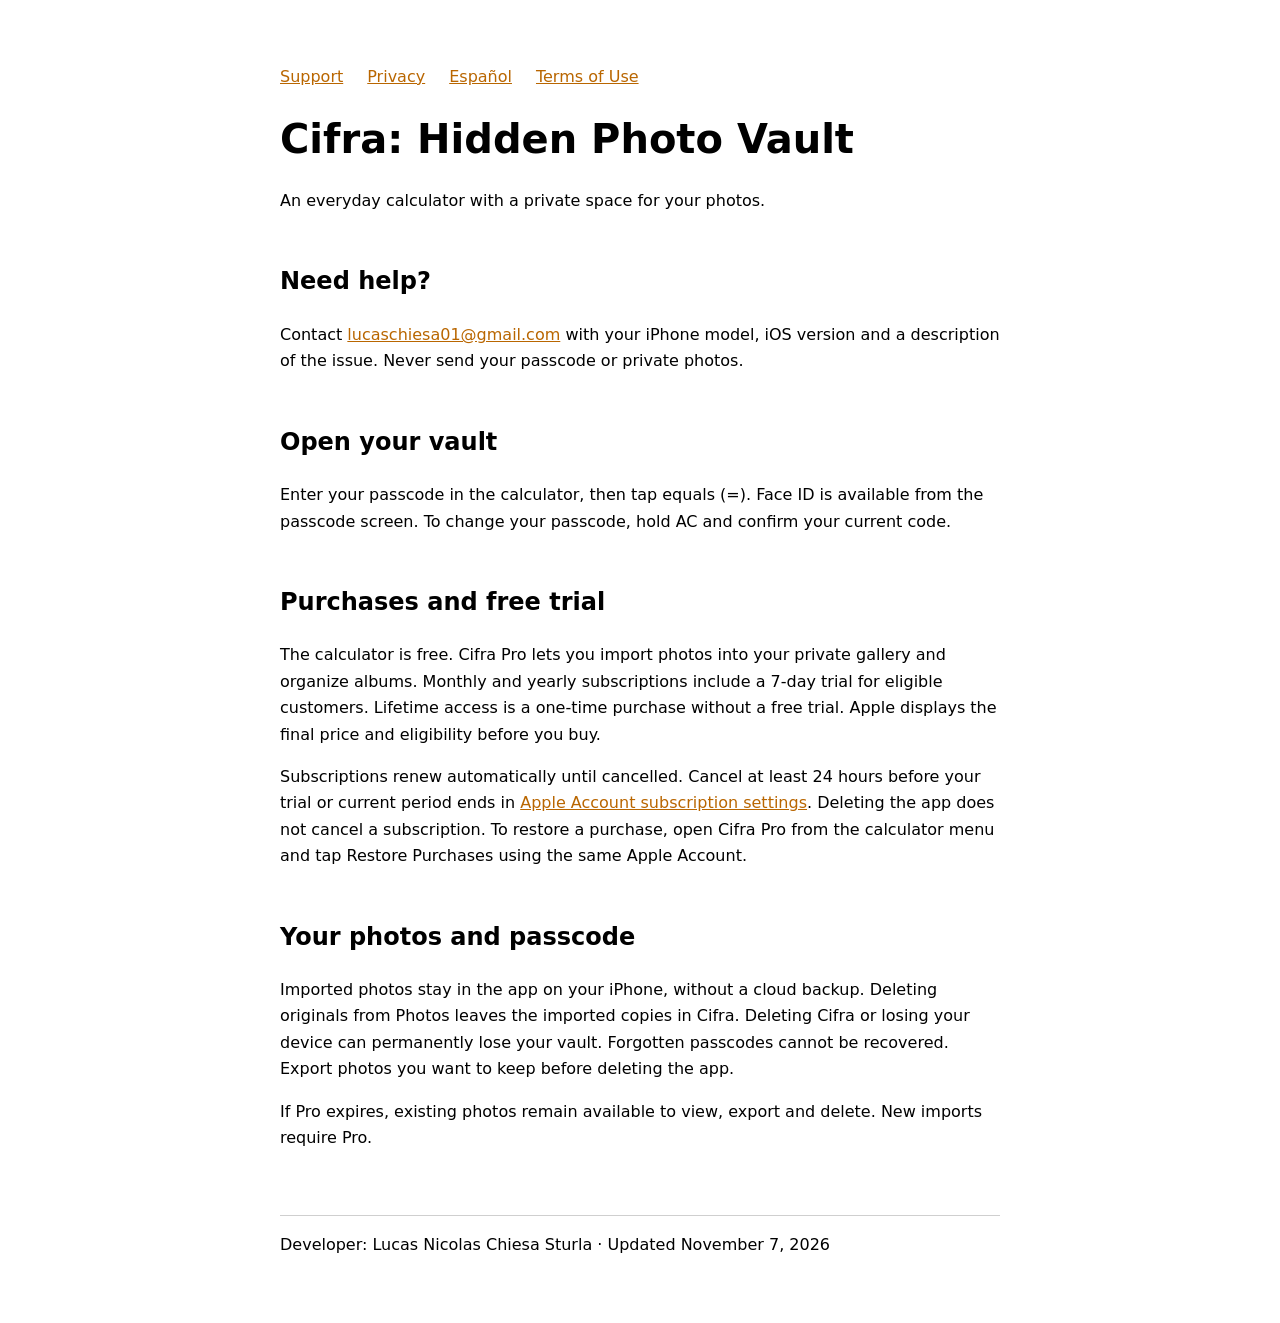
<file: index.html>
<!doctype html><html lang="en"><meta charset="utf-8"><meta name="viewport" content="width=device-width,initial-scale=1"><title>Cifra: Hidden Photo Vault · Support</title><link rel="stylesheet" href="style.css"><nav><a href="index.html">Support</a><a href="privacy.html">Privacy</a><a href="support-es.html" lang="es">Español</a><a href="https://www.apple.com/legal/internet-services/itunes/dev/stdeula/">Terms of Use</a></nav><main><h1>Cifra: Hidden Photo Vault</h1><p>An everyday calculator with a private space for your photos.</p><h2>Need help?</h2><p>Contact <a href="mailto:lucaschiesa01@gmail.com">lucaschiesa01@gmail.com</a> with your iPhone model, iOS version and a description of the issue. Never send your passcode or private photos.</p><h2>Open your vault</h2><p>Enter your passcode in the calculator, then tap equals (=). Face ID is available from the passcode screen. To change your passcode, hold AC and confirm your current code.</p><h2>Purchases and free trial</h2><p>The calculator is free. Cifra Pro lets you import photos into your private gallery and organize albums. Monthly and yearly subscriptions include a 7-day trial for eligible customers. Lifetime access is a one-time purchase without a free trial. Apple displays the final price and eligibility before you buy.</p><p>Subscriptions renew automatically until cancelled. Cancel at least 24 hours before your trial or current period ends in <a href="https://apps.apple.com/account/subscriptions">Apple Account subscription settings</a>. Deleting the app does not cancel a subscription. To restore a purchase, open Cifra Pro from the calculator menu and tap Restore Purchases using the same Apple Account.</p><h2>Your photos and passcode</h2><p>Imported photos stay in the app on your iPhone, without a cloud backup. Deleting originals from Photos leaves the imported copies in Cifra. Deleting Cifra or losing your device can permanently lose your vault. Forgotten passcodes cannot be recovered. Export photos you want to keep before deleting the app.</p><p>If Pro expires, existing photos remain available to view, export and delete. New imports require Pro.</p></main><footer>Developer: Lucas Nicolas Chiesa Sturla · Updated November 7, 2026</footer></html>
</file>
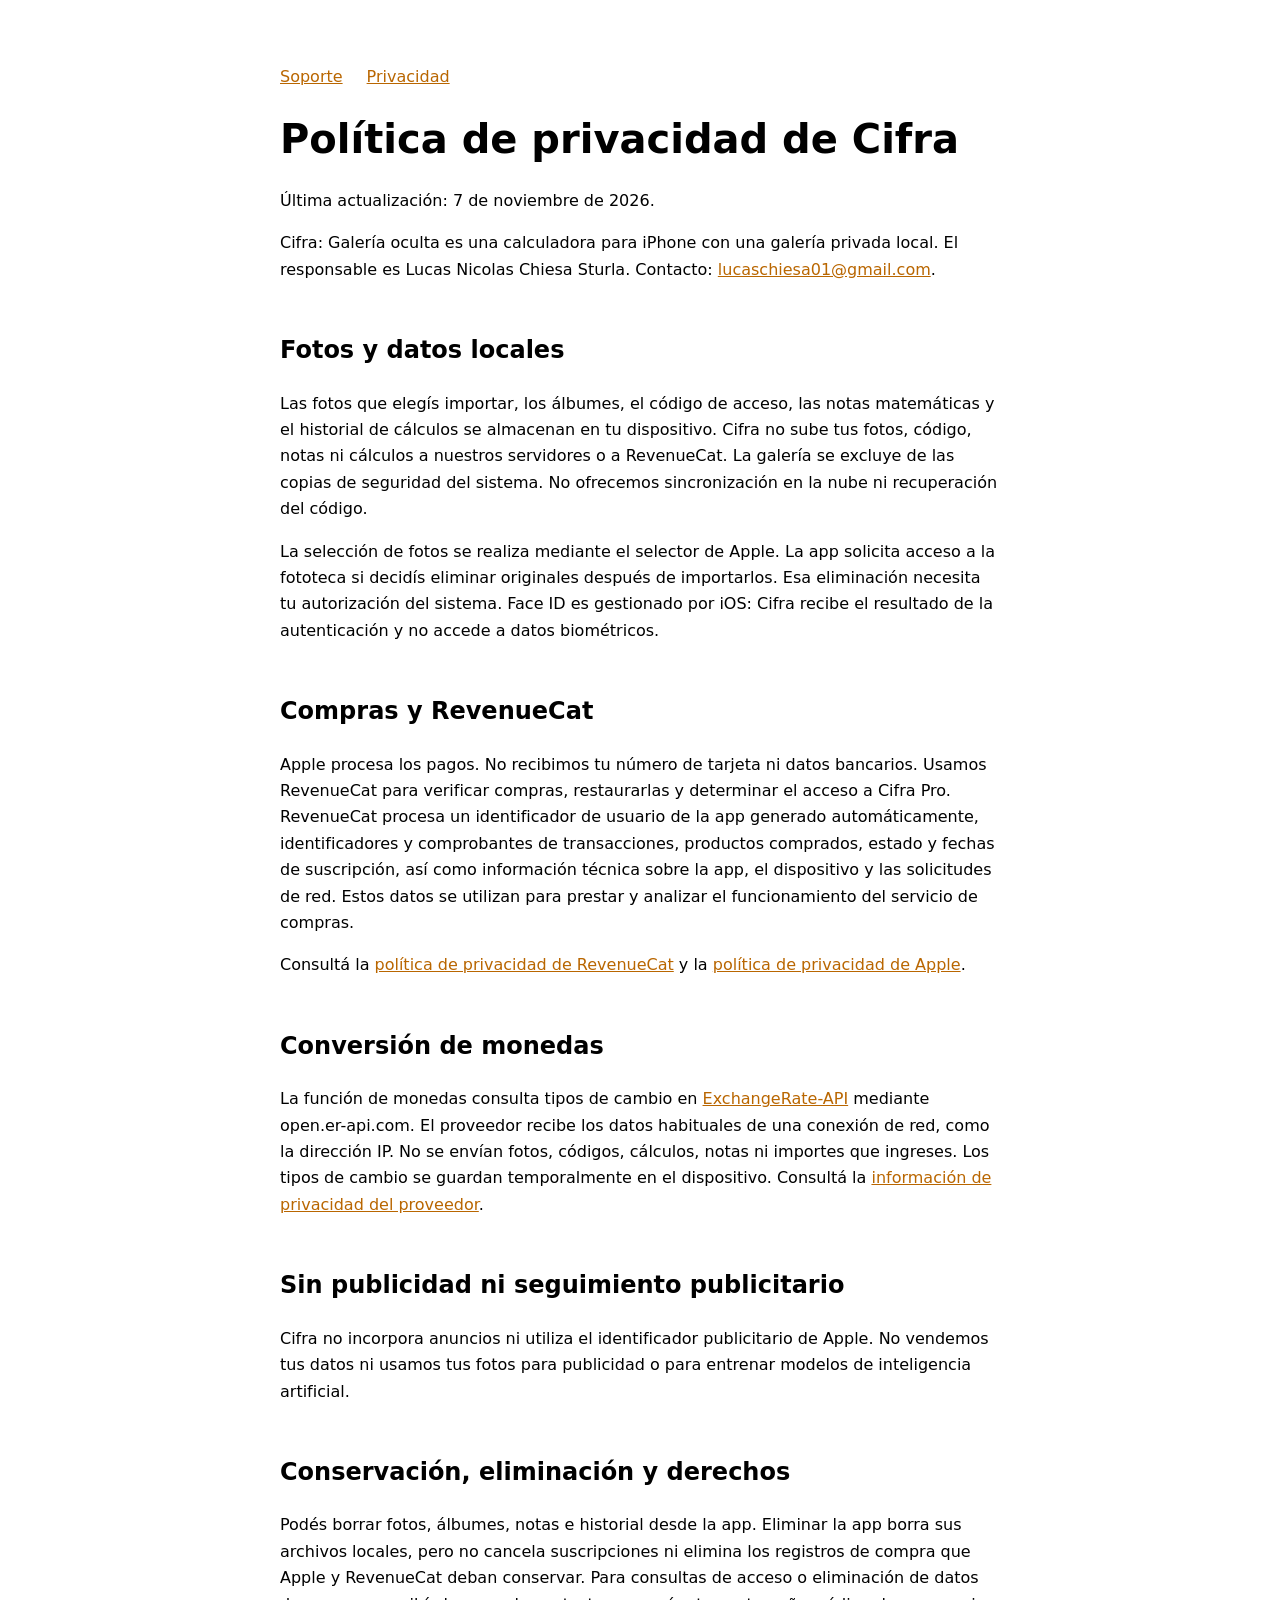
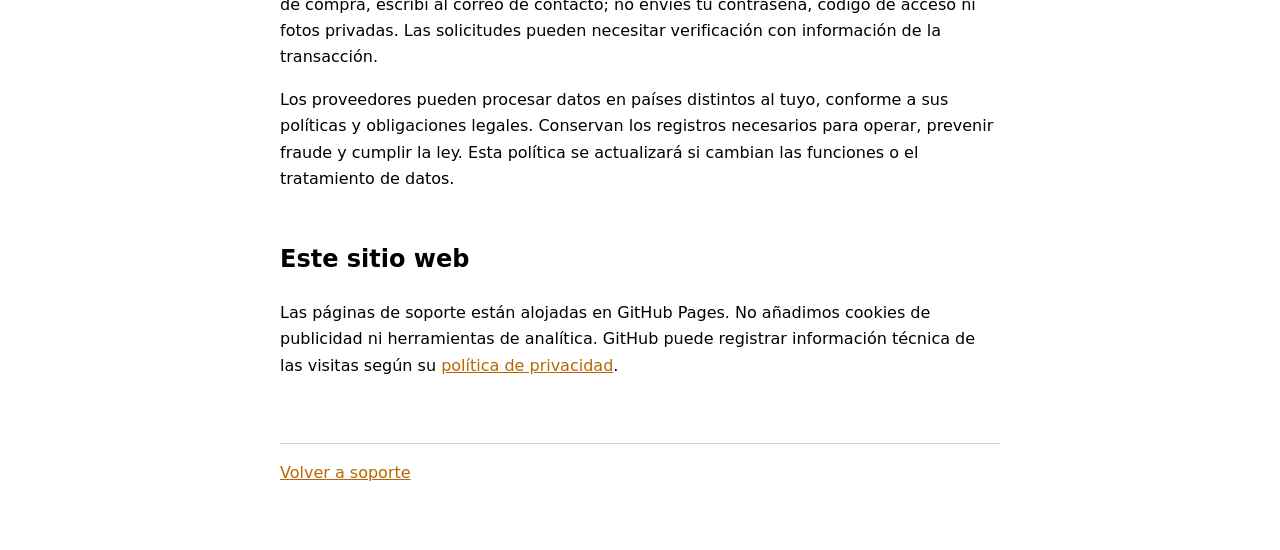
<file: privacy-es.html>
<!doctype html><html lang="es"><meta charset="utf-8"><meta name="viewport" content="width=device-width,initial-scale=1"><title>Privacidad · Cifra: Galería oculta</title><link rel="stylesheet" href="style.css"><nav><a href="index.html">Soporte</a><a href="privacy.html">Privacidad</a></nav><main><h1>Política de privacidad de Cifra</h1><p>Última actualización: 7 de noviembre de 2026.</p><p>Cifra: Galería oculta es una calculadora para iPhone con una galería privada local. El responsable es Lucas Nicolas Chiesa Sturla. Contacto: <a href="mailto:lucaschiesa01@gmail.com">lucaschiesa01@gmail.com</a>.</p><h2>Fotos y datos locales</h2><p>Las fotos que elegís importar, los álbumes, el código de acceso, las notas matemáticas y el historial de cálculos se almacenan en tu dispositivo. Cifra no sube tus fotos, código, notas ni cálculos a nuestros servidores o a RevenueCat. La galería se excluye de las copias de seguridad del sistema. No ofrecemos sincronización en la nube ni recuperación del código.</p><p>La selección de fotos se realiza mediante el selector de Apple. La app solicita acceso a la fototeca si decidís eliminar originales después de importarlos. Esa eliminación necesita tu autorización del sistema. Face ID es gestionado por iOS: Cifra recibe el resultado de la autenticación y no accede a datos biométricos.</p><h2>Compras y RevenueCat</h2><p>Apple procesa los pagos. No recibimos tu número de tarjeta ni datos bancarios. Usamos RevenueCat para verificar compras, restaurarlas y determinar el acceso a Cifra Pro. RevenueCat procesa un identificador de usuario de la app generado automáticamente, identificadores y comprobantes de transacciones, productos comprados, estado y fechas de suscripción, así como información técnica sobre la app, el dispositivo y las solicitudes de red. Estos datos se utilizan para prestar y analizar el funcionamiento del servicio de compras.</p><p>Consultá la <a href="https://www.revenuecat.com/privacy-policy">política de privacidad de RevenueCat</a> y la <a href="https://www.apple.com/legal/privacy/">política de privacidad de Apple</a>.</p><h2>Conversión de monedas</h2><p>La función de monedas consulta tipos de cambio en <a href="https://www.exchangerate-api.com/">ExchangeRate-API</a> mediante open.er-api.com. El proveedor recibe los datos habituales de una conexión de red, como la dirección IP. No se envían fotos, códigos, cálculos, notas ni importes que ingreses. Los tipos de cambio se guardan temporalmente en el dispositivo. Consultá la <a href="https://www.exchangerate-api.com/terms">información de privacidad del proveedor</a>.</p><h2>Sin publicidad ni seguimiento publicitario</h2><p>Cifra no incorpora anuncios ni utiliza el identificador publicitario de Apple. No vendemos tus datos ni usamos tus fotos para publicidad o para entrenar modelos de inteligencia artificial.</p><h2>Conservación, eliminación y derechos</h2><p>Podés borrar fotos, álbumes, notas e historial desde la app. Eliminar la app borra sus archivos locales, pero no cancela suscripciones ni elimina los registros de compra que Apple y RevenueCat deban conservar. Para consultas de acceso o eliminación de datos de compra, escribí al correo de contacto; no envíes tu contraseña, código de acceso ni fotos privadas. Las solicitudes pueden necesitar verificación con información de la transacción.</p><p>Los proveedores pueden procesar datos en países distintos al tuyo, conforme a sus políticas y obligaciones legales. Conservan los registros necesarios para operar, prevenir fraude y cumplir la ley. Esta política se actualizará si cambian las funciones o el tratamiento de datos.</p><h2>Este sitio web</h2><p>Las páginas de soporte están alojadas en GitHub Pages. No añadimos cookies de publicidad ni herramientas de analítica. GitHub puede registrar información técnica de las visitas según su <a href="https://docs.github.com/en/site-policy/privacy-policies/github-general-privacy-statement">política de privacidad</a>.</p></main><footer><a href="index.html">Volver a soporte</a></footer></html>
</file>
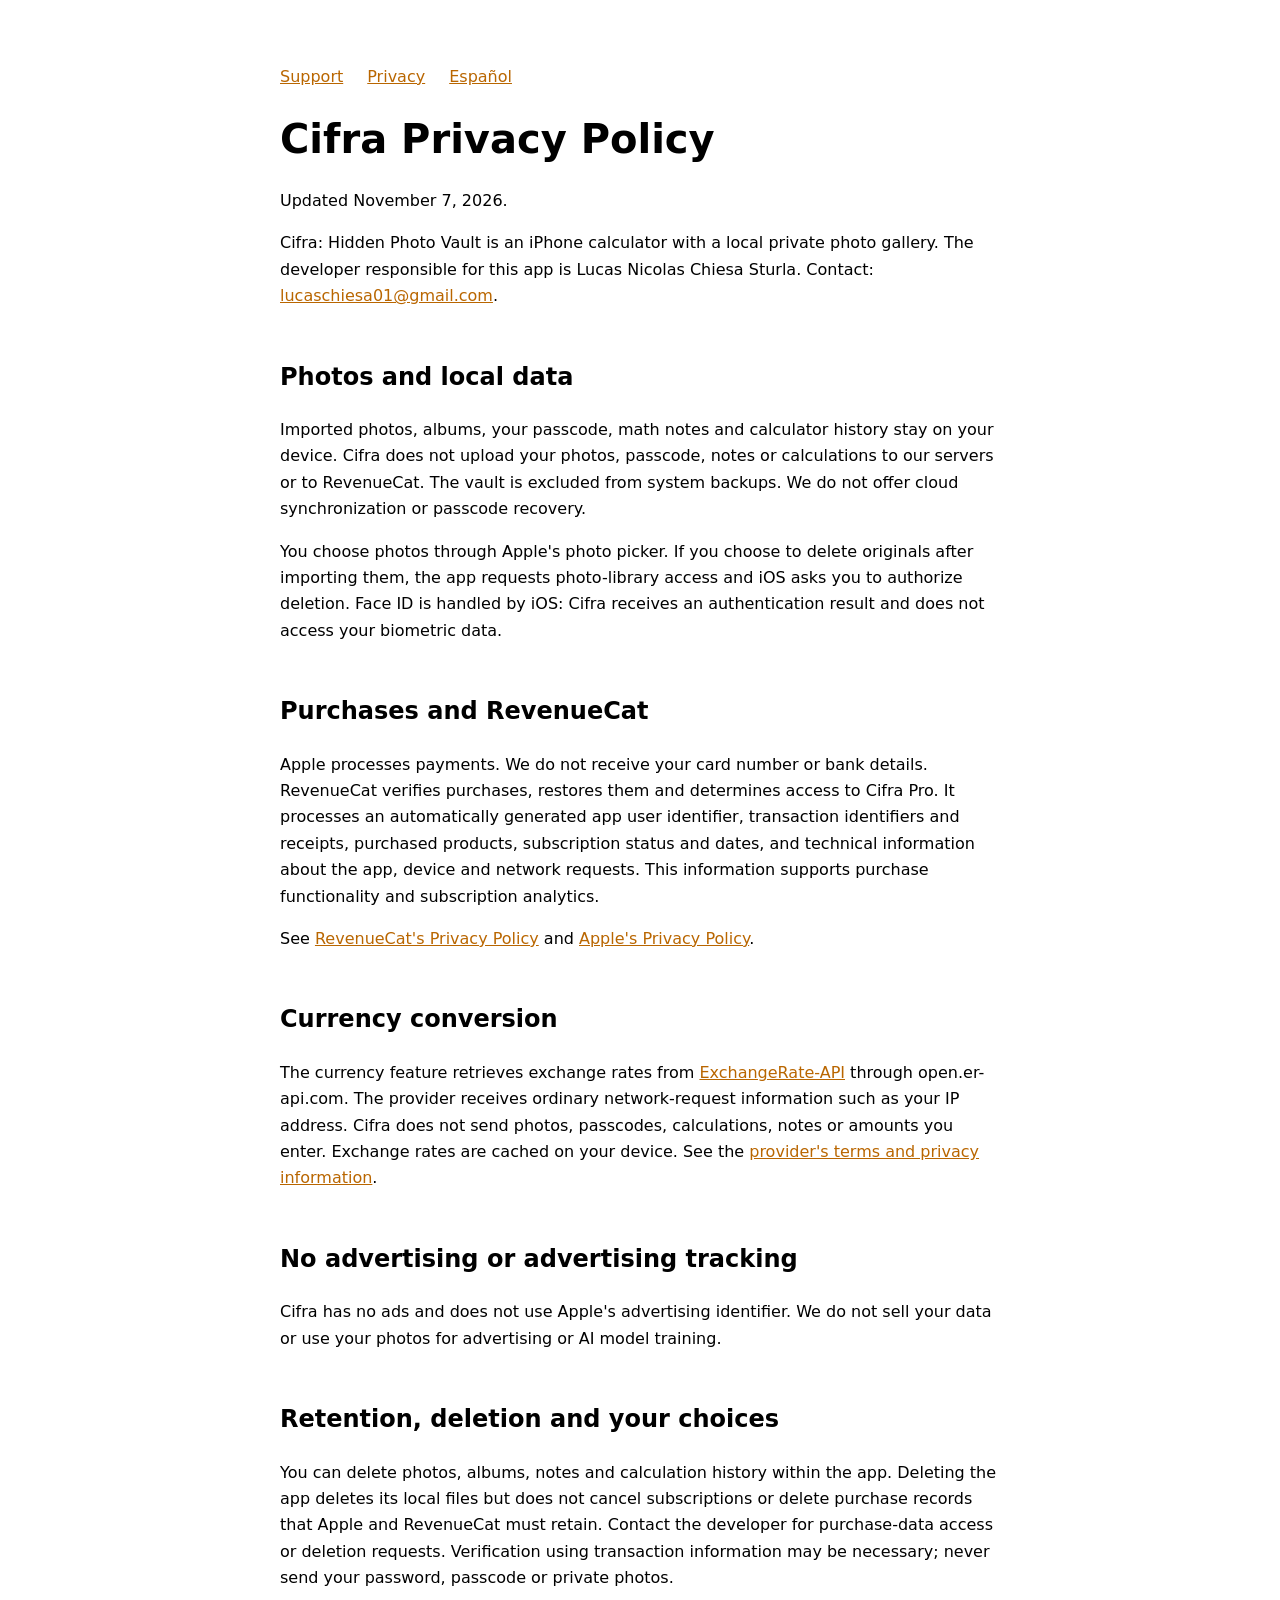
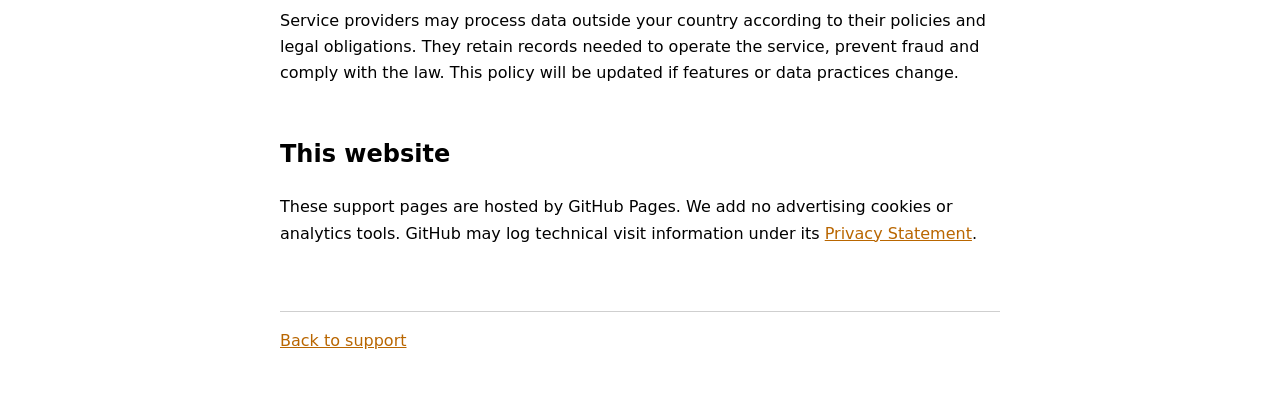
<file: privacy.html>
<!doctype html><html lang="en"><meta charset="utf-8"><meta name="viewport" content="width=device-width,initial-scale=1"><title>Privacy · Cifra: Hidden Photo Vault</title><link rel="stylesheet" href="style.css"><nav><a href="index.html">Support</a><a href="privacy.html">Privacy</a><a href="privacy-es.html" lang="es">Español</a></nav><main><h1>Cifra Privacy Policy</h1><p>Updated November 7, 2026.</p><p>Cifra: Hidden Photo Vault is an iPhone calculator with a local private photo gallery. The developer responsible for this app is Lucas Nicolas Chiesa Sturla. Contact: <a href="mailto:lucaschiesa01@gmail.com">lucaschiesa01@gmail.com</a>.</p><h2>Photos and local data</h2><p>Imported photos, albums, your passcode, math notes and calculator history stay on your device. Cifra does not upload your photos, passcode, notes or calculations to our servers or to RevenueCat. The vault is excluded from system backups. We do not offer cloud synchronization or passcode recovery.</p><p>You choose photos through Apple's photo picker. If you choose to delete originals after importing them, the app requests photo-library access and iOS asks you to authorize deletion. Face ID is handled by iOS: Cifra receives an authentication result and does not access your biometric data.</p><h2>Purchases and RevenueCat</h2><p>Apple processes payments. We do not receive your card number or bank details. RevenueCat verifies purchases, restores them and determines access to Cifra Pro. It processes an automatically generated app user identifier, transaction identifiers and receipts, purchased products, subscription status and dates, and technical information about the app, device and network requests. This information supports purchase functionality and subscription analytics.</p><p>See <a href="https://www.revenuecat.com/privacy-policy">RevenueCat's Privacy Policy</a> and <a href="https://www.apple.com/legal/privacy/">Apple's Privacy Policy</a>.</p><h2>Currency conversion</h2><p>The currency feature retrieves exchange rates from <a href="https://www.exchangerate-api.com/">ExchangeRate-API</a> through open.er-api.com. The provider receives ordinary network-request information such as your IP address. Cifra does not send photos, passcodes, calculations, notes or amounts you enter. Exchange rates are cached on your device. See the <a href="https://www.exchangerate-api.com/terms">provider's terms and privacy information</a>.</p><h2>No advertising or advertising tracking</h2><p>Cifra has no ads and does not use Apple's advertising identifier. We do not sell your data or use your photos for advertising or AI model training.</p><h2>Retention, deletion and your choices</h2><p>You can delete photos, albums, notes and calculation history within the app. Deleting the app deletes its local files but does not cancel subscriptions or delete purchase records that Apple and RevenueCat must retain. Contact the developer for purchase-data access or deletion requests. Verification using transaction information may be necessary; never send your password, passcode or private photos.</p><p>Service providers may process data outside your country according to their policies and legal obligations. They retain records needed to operate the service, prevent fraud and comply with the law. This policy will be updated if features or data practices change.</p><h2>This website</h2><p>These support pages are hosted by GitHub Pages. We add no advertising cookies or analytics tools. GitHub may log technical visit information under its <a href="https://docs.github.com/en/site-policy/privacy-policies/github-general-privacy-statement">Privacy Statement</a>.</p></main><footer><a href="index.html">Back to support</a></footer></html>
</file>
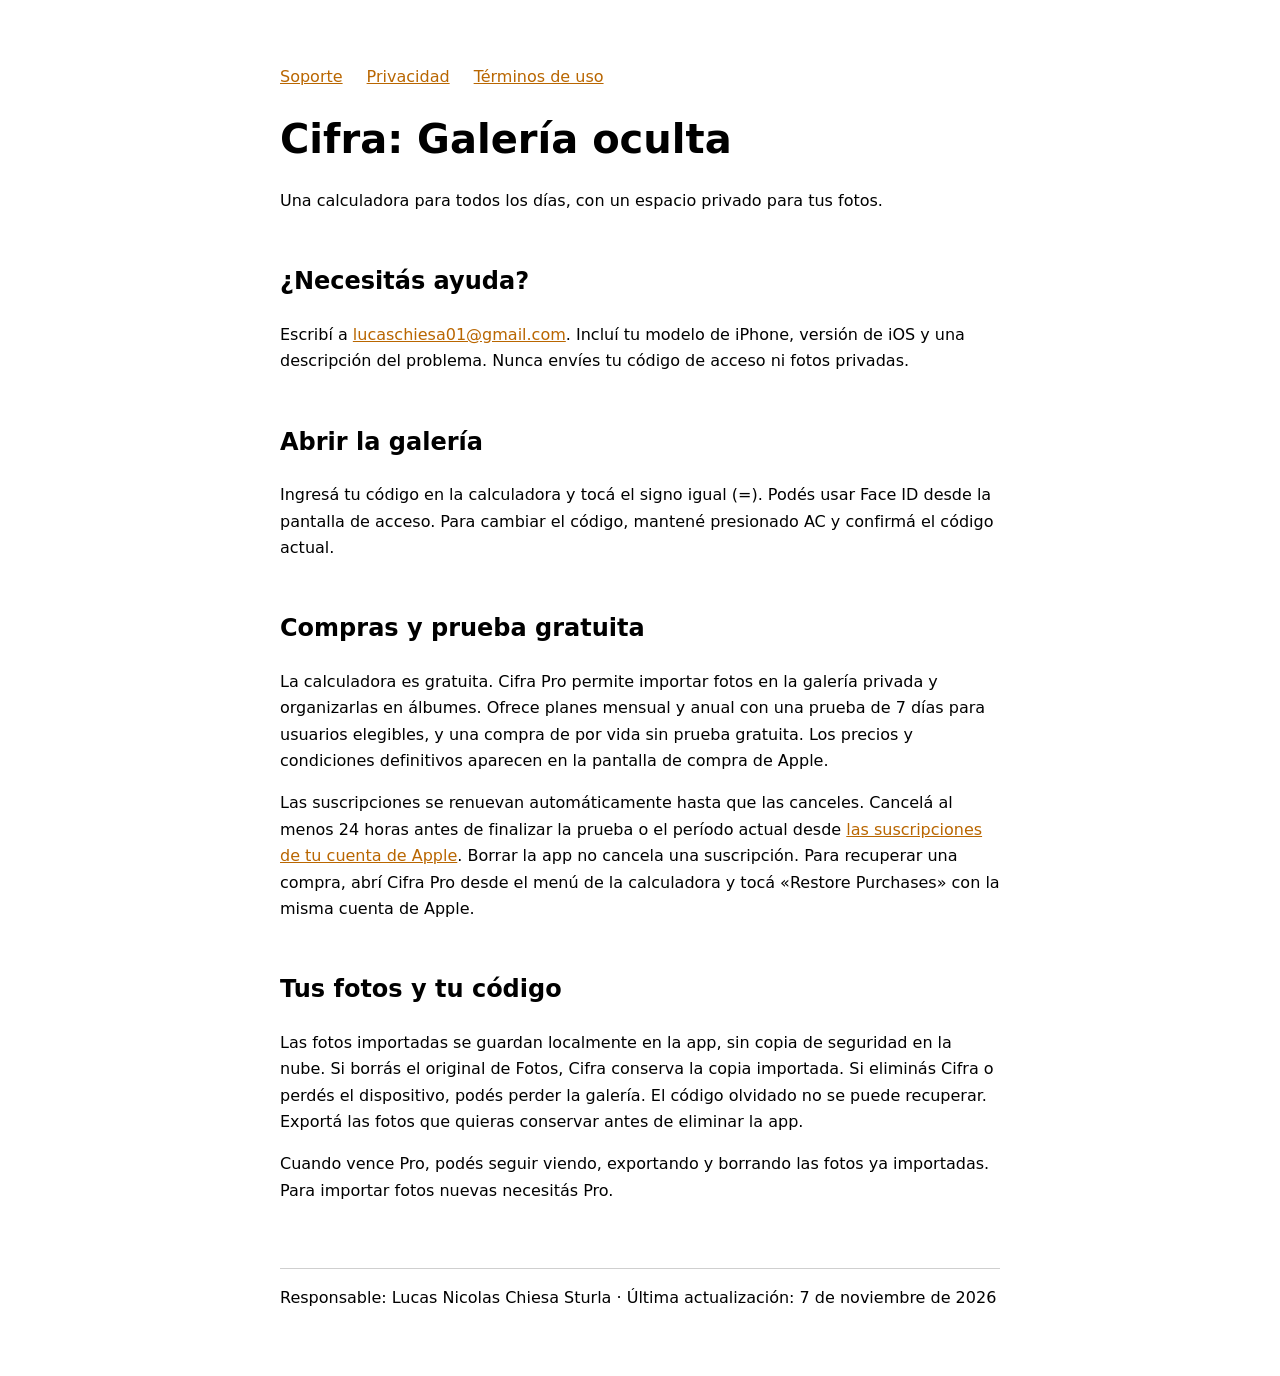
<file: support-es.html>
<!doctype html><html lang="es"><meta charset="utf-8"><meta name="viewport" content="width=device-width,initial-scale=1"><title>Cifra: Galería oculta · Soporte</title><link rel="stylesheet" href="style.css"><nav><a href="index.html">Soporte</a><a href="privacy.html">Privacidad</a><a href="https://www.apple.com/legal/internet-services/itunes/dev/stdeula/">Términos de uso</a></nav><main><h1>Cifra: Galería oculta</h1><p>Una calculadora para todos los días, con un espacio privado para tus fotos.</p><h2>¿Necesitás ayuda?</h2><p>Escribí a <a href="mailto:lucaschiesa01@gmail.com">lucaschiesa01@gmail.com</a>. Incluí tu modelo de iPhone, versión de iOS y una descripción del problema. Nunca envíes tu código de acceso ni fotos privadas.</p><h2>Abrir la galería</h2><p>Ingresá tu código en la calculadora y tocá el signo igual (=). Podés usar Face ID desde la pantalla de acceso. Para cambiar el código, mantené presionado AC y confirmá el código actual.</p><h2>Compras y prueba gratuita</h2><p>La calculadora es gratuita. Cifra Pro permite importar fotos en la galería privada y organizarlas en álbumes. Ofrece planes mensual y anual con una prueba de 7 días para usuarios elegibles, y una compra de por vida sin prueba gratuita. Los precios y condiciones definitivos aparecen en la pantalla de compra de Apple.</p><p>Las suscripciones se renuevan automáticamente hasta que las canceles. Cancelá al menos 24 horas antes de finalizar la prueba o el período actual desde <a href="https://apps.apple.com/account/subscriptions">las suscripciones de tu cuenta de Apple</a>. Borrar la app no cancela una suscripción. Para recuperar una compra, abrí Cifra Pro desde el menú de la calculadora y tocá «Restore Purchases» con la misma cuenta de Apple.</p><h2>Tus fotos y tu código</h2><p>Las fotos importadas se guardan localmente en la app, sin copia de seguridad en la nube. Si borrás el original de Fotos, Cifra conserva la copia importada. Si eliminás Cifra o perdés el dispositivo, podés perder la galería. El código olvidado no se puede recuperar. Exportá las fotos que quieras conservar antes de eliminar la app.</p><p>Cuando vence Pro, podés seguir viendo, exportando y borrando las fotos ya importadas. Para importar fotos nuevas necesitás Pro.</p></main><footer>Responsable: Lucas Nicolas Chiesa Sturla · Última actualización: 7 de noviembre de 2026</footer></html>
</file>
<file: style.css>
:root{color-scheme:light dark;font-family:system-ui,sans-serif;line-height:1.65}body{max-width:720px;margin:64px auto;padding:0 24px}a{color:#b96600}nav{display:flex;gap:24px;flex-wrap:wrap}h1{font-size:2.5rem;line-height:1.1}h2{margin-top:2em}footer{margin-top:4rem;border-top:1px solid #8886;padding-top:1rem}li{margin-bottom:.5rem}
</file>
